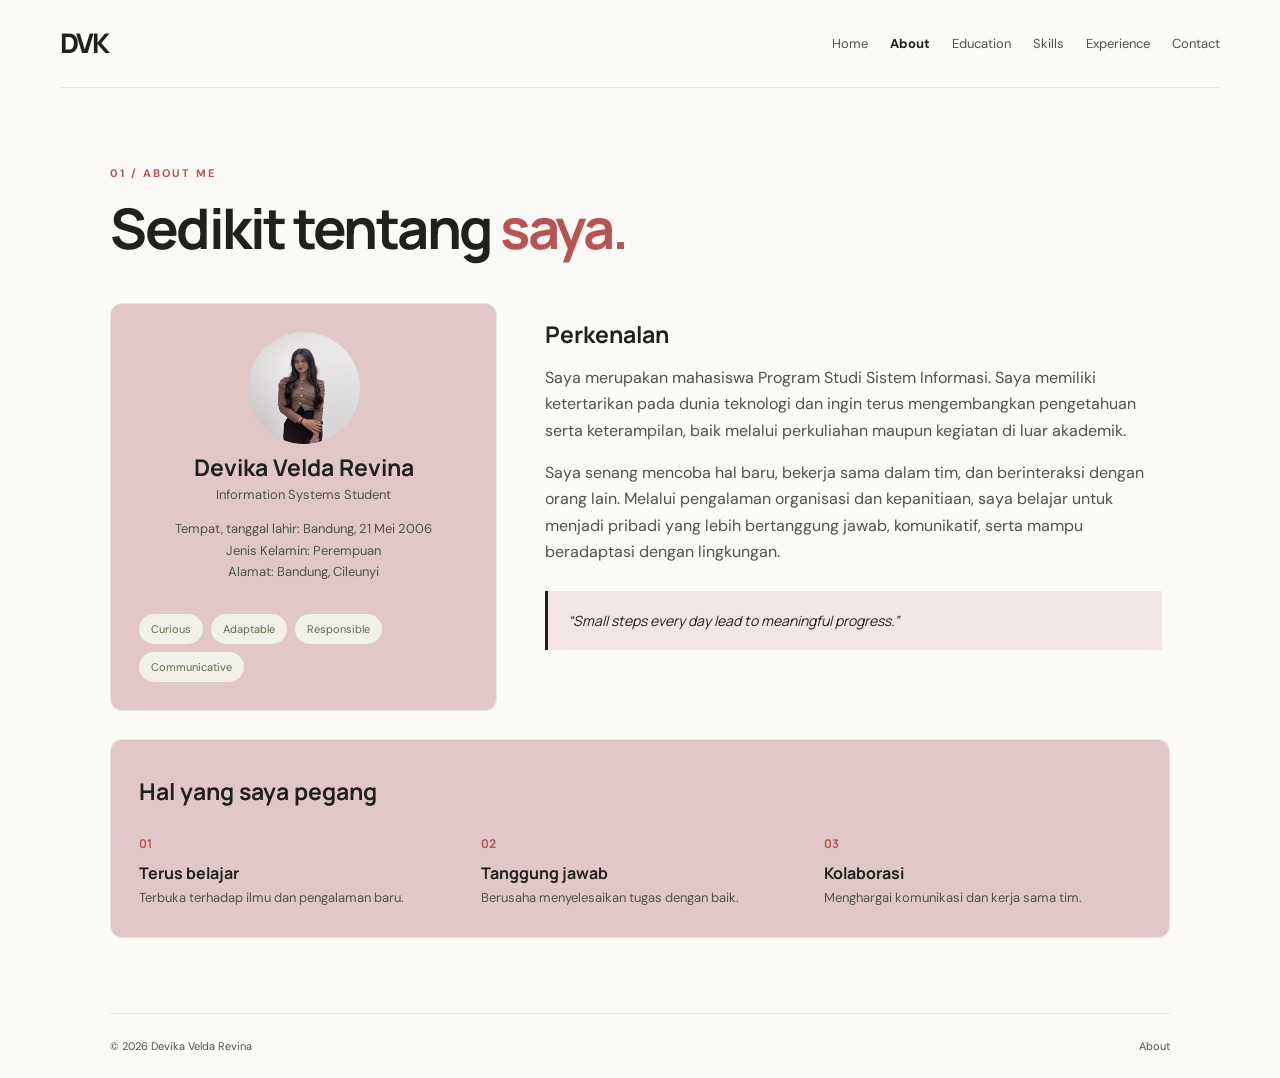
<file: CV_Devika/about.html>
<!DOCTYPE html>
<html lang="id">
<head>
  <meta charset="UTF-8">
  <meta name="viewport" content="width=device-width, initial-scale=1.0">
  <title>About | Devika Velda Revina</title>
  <link rel="stylesheet" href="style1.css">
</head>
<body>
  <header class="site-header">
    <a class="brand" href="index.html">DVK</a>
    <nav class="nav">
      <a href="index.html">Home</a><a class="active" href="about.html">About</a>
      <a href="education.html">Education</a><a href="skills.html">Skills</a>
      <a href="experience.html">Experience</a><a href="contact.html">Contact</a>
    </nav>
  </header>

  <main class="container page">
    <p class="eyebrow">01 / ABOUT ME</p>
    <h1 class="page-title">Sedikit tentang <span>saya.</span></h1>
    <div class="about-grid">
      <section class="panel about-intro">
        <img class="avatar-large" src="foto1.jpeg" alt="foto DVK">
        <h2>Devika Velda Revina</h2>
        <p class="muted">Information Systems Student</p>
        <p class="muted">Tempat, tanggal lahir: Bandung, 21 Mei 2006 <br>Jenis Kelamin: Perempuan <br>Alamat: Bandung, Cileunyi</p>
        <div class="tag-list"><span>Curious</span><span>Adaptable</span><span>Responsible</span><span>Communicative</span></div>
      </section>
      <section class="about-text">
        <h2>Perkenalan</h2>
        <p>Saya merupakan mahasiswa Program Studi Sistem Informasi. Saya memiliki ketertarikan pada dunia teknologi dan ingin terus mengembangkan pengetahuan serta keterampilan, baik melalui perkuliahan maupun kegiatan di luar akademik.</p>
        <p>Saya senang mencoba hal baru, bekerja sama dalam tim, dan berinteraksi dengan orang lain. Melalui pengalaman organisasi dan kepanitiaan, saya belajar untuk menjadi pribadi yang lebih bertanggung jawab, komunikatif, serta mampu beradaptasi dengan lingkungan.</p>
        <div class="quote-card">“Small steps every day lead to meaningful progress.”</div>
      </section>
    </div>
    <section class="panel values">
      <h2>Hal yang saya pegang</h2>
      <div class="three-columns">
        <div><span class="number">01</span><h3>Terus belajar</h3><p class="muted">Terbuka terhadap ilmu dan pengalaman baru.</p></div>
        <div><span class="number">02</span><h3>Tanggung jawab</h3><p class="muted">Berusaha menyelesaikan tugas dengan baik.</p></div>
        <div><span class="number">03</span><h3>Kolaborasi</h3><p class="muted">Menghargai komunikasi dan kerja sama tim.</p></div>
      </div>
    </section>
  </main>
  <footer class="site-footer container"><span>© 2026 Devika Velda Revina</span><span>About</span></footer>
</body>
</html>
</file>
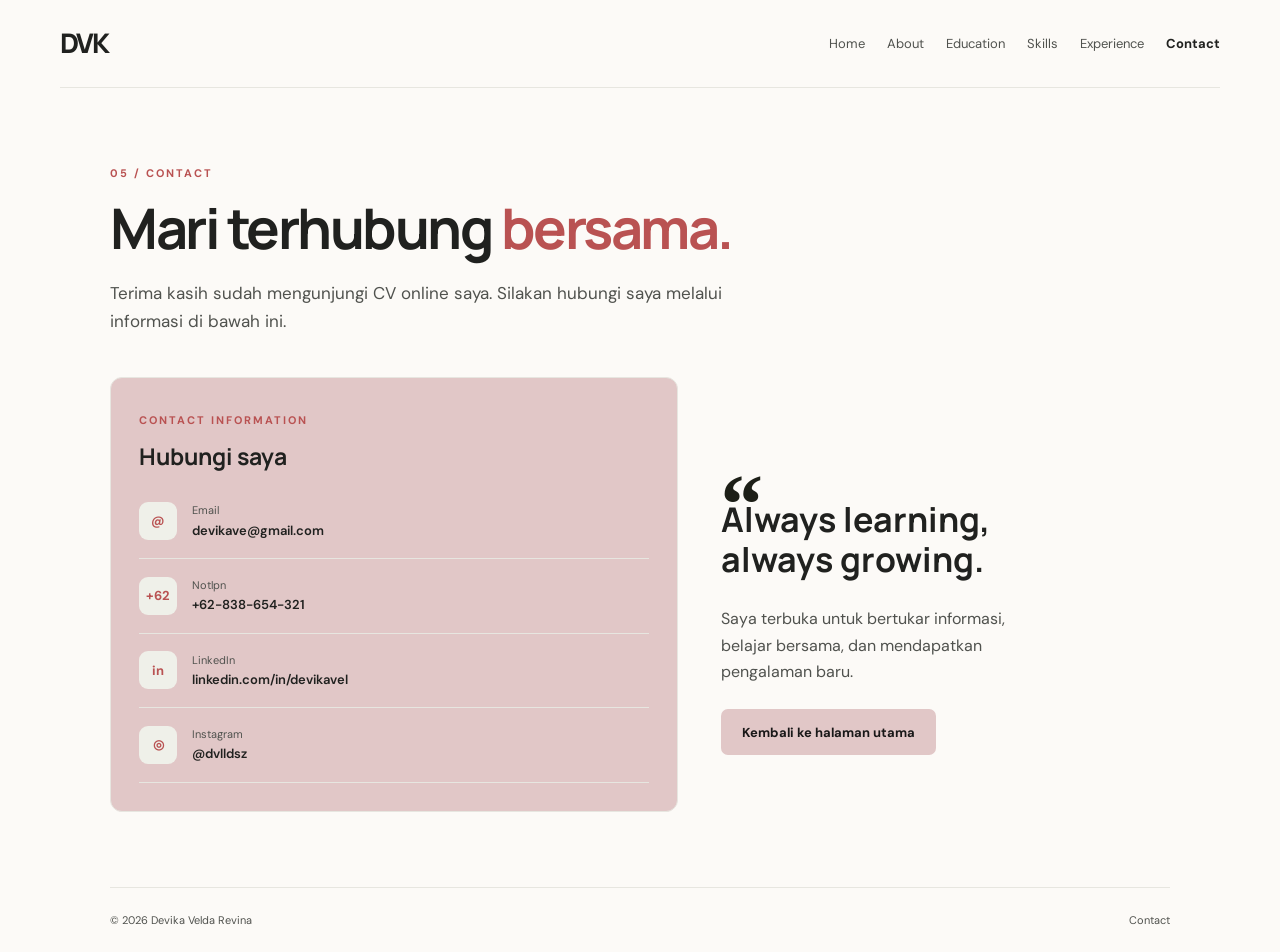
<file: CV_Devika/contact.html>
<!DOCTYPE html>
<html lang="id">
<head>
  <meta charset="UTF-8">
  <meta name="viewport" content="width=device-width, initial-scale=1.0">
  <title>Contact | Devika Velda Revina</title>
  <link rel="stylesheet" href="style1.css">
</head>
<body>
  <header class="site-header">
    <a class="brand" href="index.html">DVK<span></span></a>
    <nav class="nav">
      <a href="index.html">Home</a><a href="about.html">About</a>
      <a href="education.html">Education</a><a href="skills.html">Skills</a>
      <a href="experience.html">Experience</a><a class="active" href="contact.html">Contact</a>
    </nav>
  </header>

  <main class="container page contact-page">
    <p class="eyebrow">05 / CONTACT</p>
    <h1 class="page-title">Mari terhubung <span>bersama.</span></h1>
    <p class="lead narrow">Terima kasih sudah mengunjungi CV online saya. Silakan hubungi saya melalui informasi di bawah ini.</p>

    <div class="contact-grid">
      <section class="panel contact-card">
        <span class="mini-label">CONTACT INFORMATION</span>
        <h2>Hubungi saya</h2>
        <div class="contact-item"><span class="contact-icon">@</span><div><small>Email</small><strong>devikave@gmail.com</strong></div></div>
        <div class="contact-item"><span class="contact-icon">+62</span><div><small>Notlpn</small><strong>+62-838-654-321</strong></div></div>
        <div class="contact-item"><span class="contact-icon">in</span><div><small>LinkedIn</small><strong>linkedin.com/in/devikavel</strong></div></div>
        <div class="contact-item"><span class="contact-icon">◎</span><div><small>Instagram</small><strong>@dvlldsz</strong></div></div>
      </section>
      <section class="contact-message">
        <div class="big-mark">“</div>
        <h2>Always learning,<br>always growing.</h2>
        <p class="muted">Saya terbuka untuk bertukar informasi, belajar bersama, dan mendapatkan pengalaman baru.</p>
        <a class="button primary" href="index.html">Kembali ke halaman utama</a>
      </section>
    </div>
  </main>
  <footer class="site-footer container"><span>© 2026 Devika Velda Revina</span><span>Contact</span></footer>
</body>
</html>
</file>
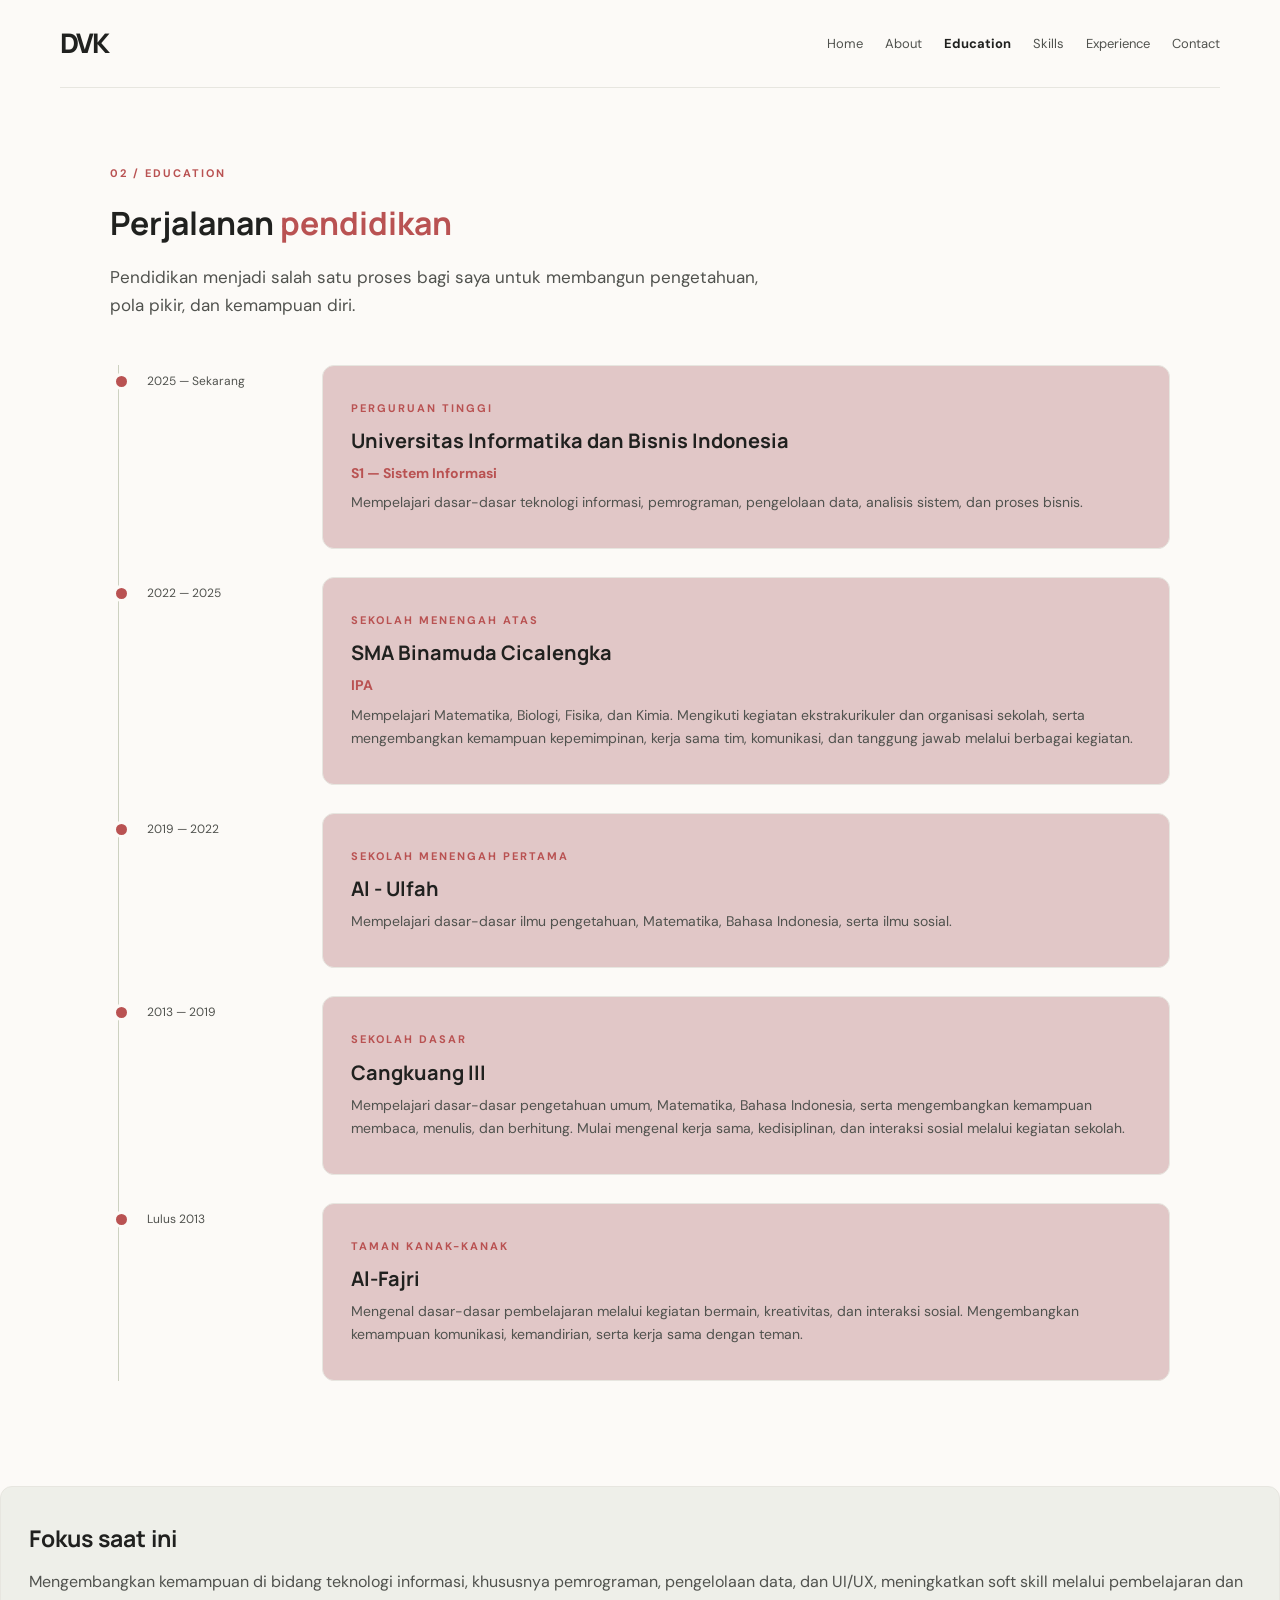
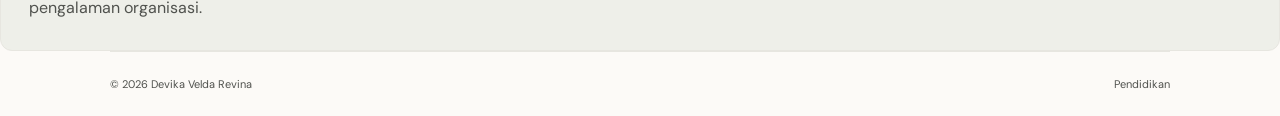
<file: CV_Devika/education.html>
<!DOCTYPE html>
<html lang="id">
<head>
  <meta charset="UTF-8">
  <meta name="viewport" content="width=device-width, initial-scale=1.0">
  <title>Education | Devika Velda Revina</title>
  <link rel="stylesheet" href="style1.css">
</head>
<body>
  <header class="site-header">
    <a class="brand" href="index.html">DVK</a>
    <nav class="nav">
      <a href="index.html">Home</a><a href="about.html">About</a>
      <a class="active" href="education.html">Education</a><a href="skills.html">Skills</a>
      <a href="experience.html">Experience</a><a href="contact.html">Contact</a>
    </nav>
  </header>

 <main class="container page">
        <p class="eyebrow">02 / EDUCATION</p>
        <h1 class="page-tittle">Perjalanan <span>pendidikan</span></h1>
        <p class="lead narrow">Pendidikan menjadi salah satu proses bagi saya untuk membangun pengetahuan, pola pikir, dan kemampuan diri.</p>
   
        <div class="timeline">
            <article class="timeline-item">
            <div class="timeline-date">2025 — Sekarang</div>
            <div class="panel timeline-content">
             <span class="mini-label">PERGURUAN TINGGI</span>
             <h2>Universitas Informatika dan Bisnis Indonesia</h2>
             <p class="accent-text">S1 — Sistem Informasi</p>
             <p class="muted">Mempelajari dasar-dasar teknologi informasi, pemrograman, pengelolaan data, analisis sistem, dan proses bisnis.</p>
        </div>
            </article>
            <article class="timeline-item">
                <div class="timeline-date">2022 — 2025</div>
                <div class="panel timeline-content">
                    <span class="mini-label">SEKOLAH MENENGAH ATAS</span>
                    <h2>SMA Binamuda Cicalengka</h2>
                    <p class="accent-text">IPA</p>
                    <p class="muted">Mempelajari Matematika, Biologi, Fisika, dan Kimia. Mengikuti kegiatan ekstrakurikuler dan organisasi sekolah, serta mengembangkan kemampuan kepemimpinan, kerja sama tim, komunikasi, dan tanggung jawab melalui berbagai kegiatan.</p>
                </div>
            </article>
             <article class="timeline-item">
                <div class="timeline-date">2019 — 2022</div>
                <div class="panel timeline-content">
                    <span class="mini-label">SEKOLAH MENENGAH PERTAMA</span>
                    <h2>Al - Ulfah</h2>
                    <p class="accent-text"></p>
                    <p class="muted">Mempelajari dasar-dasar ilmu pengetahuan, Matematika, Bahasa Indonesia, serta ilmu sosial.</p>
             </div>
         </article>
            <article class="timeline-item">
                <div class="timeline-date">2013 — 2019</div>
                <div class="panel timeline-content">
                    <span class="mini-label">SEKOLAH DASAR</span>
                    <h2>Cangkuang III</h2>
                    <p class="accent-text"></p>
                    <p class="muted">Mempelajari dasar-dasar pengetahuan umum, Matematika, Bahasa Indonesia, serta mengembangkan kemampuan membaca, menulis, dan berhitung. Mulai mengenal kerja sama, kedisiplinan, dan interaksi sosial melalui kegiatan sekolah.</p>
             </div>
         </article>
            <article class="timeline-item">
                <div class="timeline-date">Lulus 2013</div>
                <div class="panel timeline-content">
                    <span class="mini-label">TAMAN KANAK-KANAK</span>
                    <h2>Al-Fajri</h2>
                    <p class="accent-text"></p>
                    <p class="muted">Mengenal dasar-dasar pembelajaran melalui kegiatan bermain, kreativitas, dan interaksi sosial. Mengembangkan kemampuan komunikasi, kemandirian, serta kerja sama dengan teman.</p>
             </div>
         </article>
    </main>

    <section class="panel note-panel">
      <h2>Fokus saat ini</h2>
      <p class="muted">Mengembangkan kemampuan di bidang teknologi informasi, khususnya pemrograman, pengelolaan data, dan UI/UX, meningkatkan soft skill melalui pembelajaran dan pengalaman organisasi.</p>
    </section>
  </main>
  <footer class="site-footer container"><span>© 2026 Devika Velda Revina</span><span>Pendidikan</span></footer>
</body>
</html>
</file>
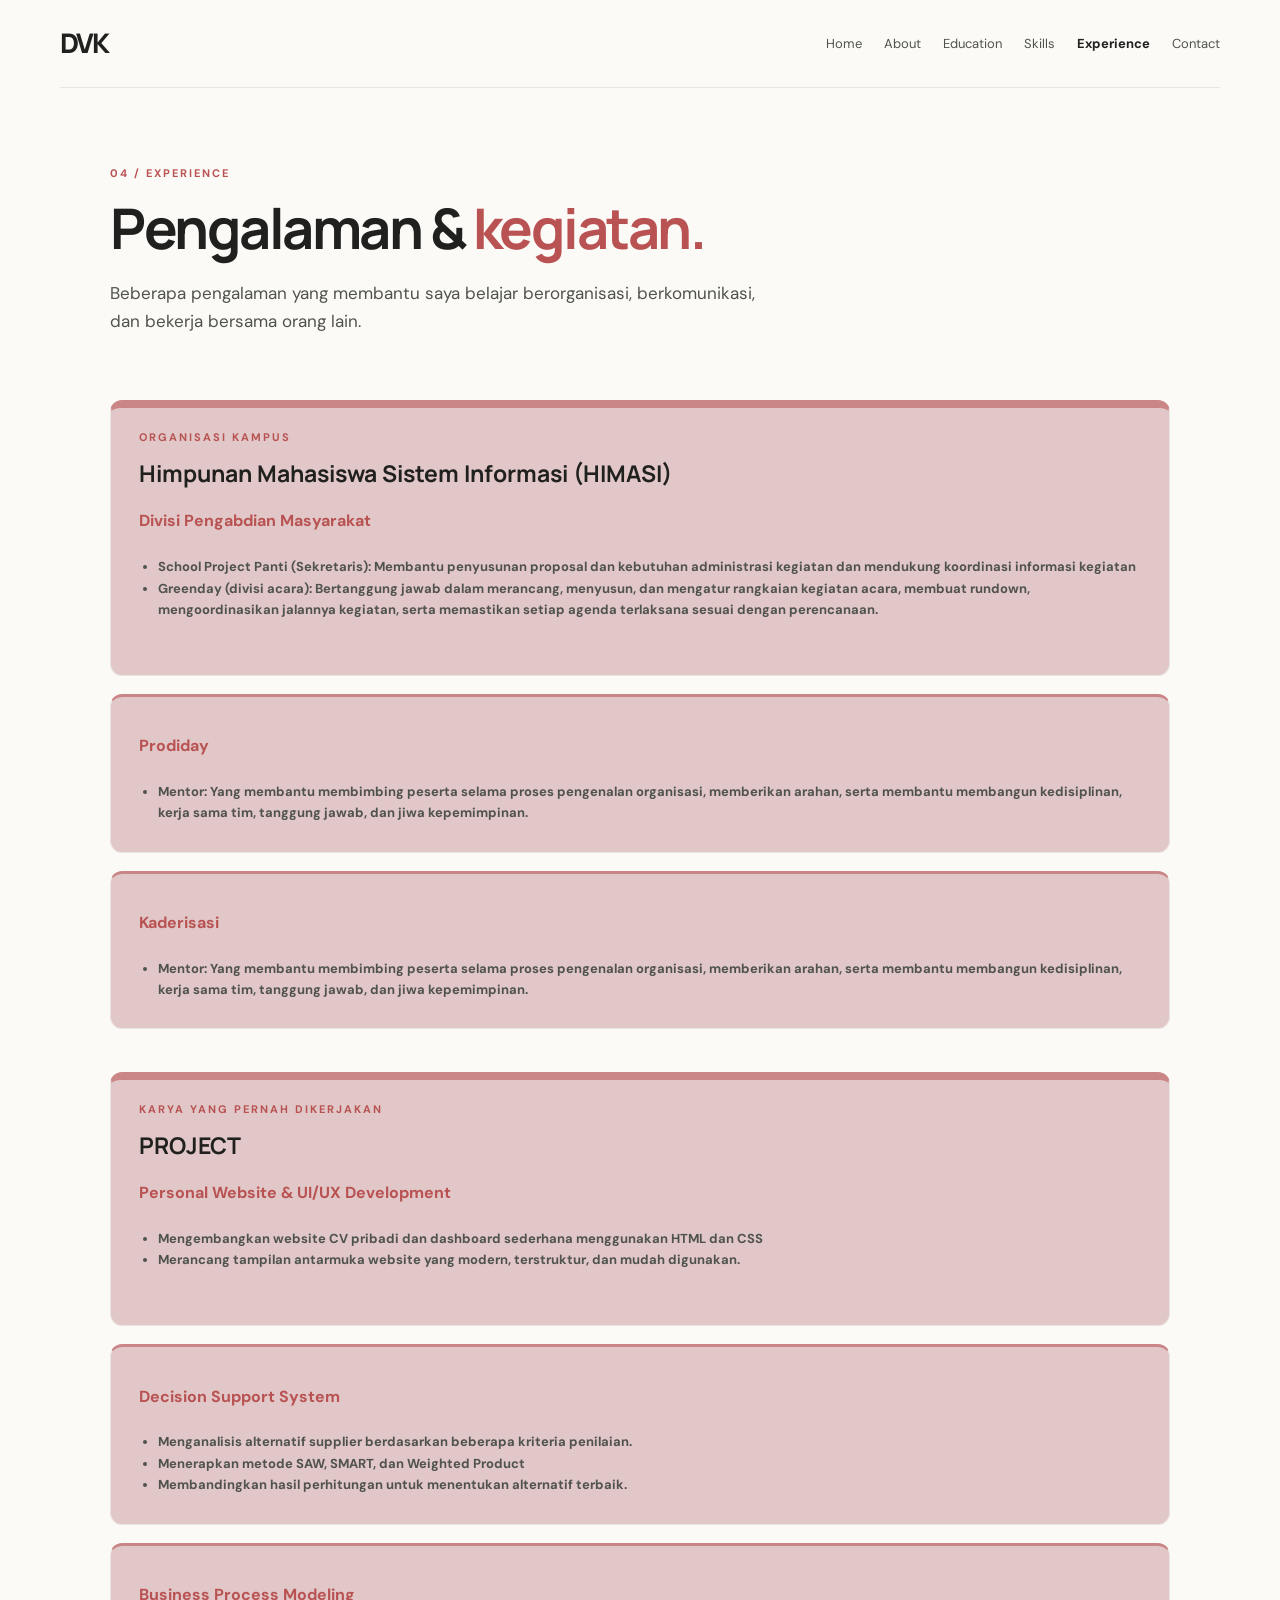
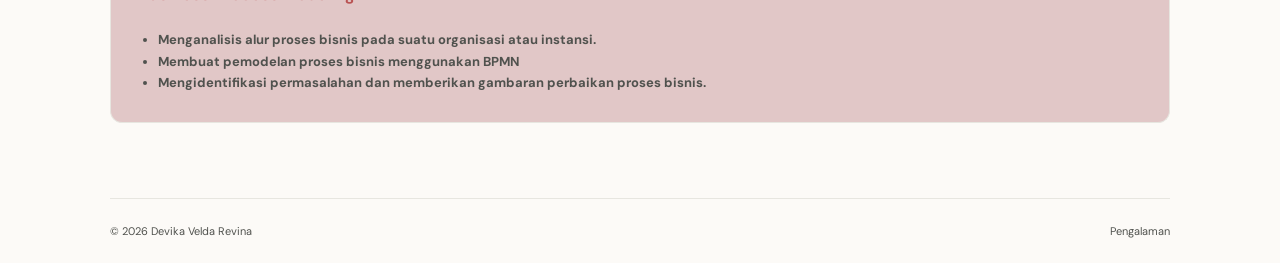
<file: CV_Devika/experience.html>
<!DOCTYPE html>
<html lang="id">
<head>
  <meta charset="UTF-8">
  <meta name="viewport" content="width=device-width, initial-scale=1.0">
  <title>Experience | Devika Velda Revina</title>
  <link rel="stylesheet" href="style1.css">
</head>
<body>
  <header class="site-header">
    <a class="brand" href="index.html">DVK<span></span></a>
    <nav class="nav">
      <a href="index.html">Home</a><a href="about.html">About</a>
      <a href="education.html">Education</a><a href="skills.html">Skills</a>
      <a class="active" href="experience.html">Experience</a><a href="contact.html">Contact</a>
    </nav>
  </header>

  <main class="container page">
    <p class="eyebrow">04 / EXPERIENCE</p>
    <h1 class="page-title">Pengalaman & <span>kegiatan.</span></h1>
    <p class="lead narrow">Beberapa pengalaman yang membantu saya belajar berorganisasi, berkomunikasi, dan bekerja bersama orang lain.</p>

    <div class="experience-list">
      <article class="panel experience-card">
        <div class="experience-top"><span class="mini-label">ORGANISASI KAMPUS</span></div>
        <h2>Himpunan Mahasiswa Sistem Informasi (HIMASI)</h2>
        <h4 class="accent-text"><b>Divisi Pengabdian Masyarakat</b></h4>
        <ul><b>
            <li>School Project Panti (Sekretaris): Membantu penyusunan proposal dan kebutuhan administrasi kegiatan dan mendukung koordinasi informasi kegiatan</li>
            <li>Greenday (divisi acara): Bertanggung jawab dalam merancang, menyusun, dan mengatur rangkaian kegiatan acara, membuat rundown, mengoordinasikan jalannya kegiatan, serta memastikan setiap agenda terlaksana sesuai dengan perencanaan.</li></ul><br></b>
        </ul>
      </article>

      <article class="panel experience-card">
        <h4 class="accent-text"><b>Prodiday</b></h4>
        <ul><b><li>Mentor: Yang membantu membimbing peserta selama proses pengenalan organisasi, memberikan arahan, serta membantu membangun kedisiplinan, kerja sama tim, tanggung jawab, dan jiwa kepemimpinan.</li></b></ul>
      </article>

      <article class="panel experience-card">
        <h4 class="accent-text"><b>Kaderisasi</b></h4>
        <ul><b><li>Mentor: Yang membantu membimbing peserta selama proses pengenalan organisasi, memberikan arahan, serta membantu membangun kedisiplinan, kerja sama tim, tanggung jawab, dan jiwa kepemimpinan.</li></b></ul>
      </article>
      
      <article class="panel experience-card">
        <div class="experience-top"><span class="mini-label">KARYA YANG PERNAH DIKERJAKAN</span></div>
        <h2>PROJECT</h2>
        <h4 class="accent-text"><b>Personal Website & UI/UX Development</b></h4>
        <ul><b><li>Mengembangkan website CV pribadi dan dashboard sederhana menggunakan HTML dan CSS</li><li>Merancang tampilan antarmuka website yang modern, terstruktur, dan mudah digunakan.</li></ul><br></b>
  
      </article>
      <article class="panel experience-card">
        <h4 class="accent-text"><b>Decision Support System</b></h4>
        <ul><b><li>Menganalisis alternatif supplier berdasarkan beberapa kriteria penilaian.</li><li>Menerapkan metode SAW, SMART, dan Weighted Product</li><li>Membandingkan hasil perhitungan untuk menentukan alternatif terbaik.</li></b></ul>
      </article>

      <article class="panel experience-card">
        <h4 class="accent-text"><b>Business Process Modeling</b></h4>
        <ul><b><li>Menganalisis alur proses bisnis pada suatu organisasi atau instansi.</li><li>Membuat pemodelan proses bisnis menggunakan BPMN</li><li>Mengidentifikasi permasalahan dan memberikan gambaran perbaikan proses bisnis.</li></b></ul>
      </article>
    </div>
  </main>
  <footer class="site-footer container"><span>© 2026 Devika Velda Revina</span><span>Pengalaman</span></footer>
</body>
</html>
</file>
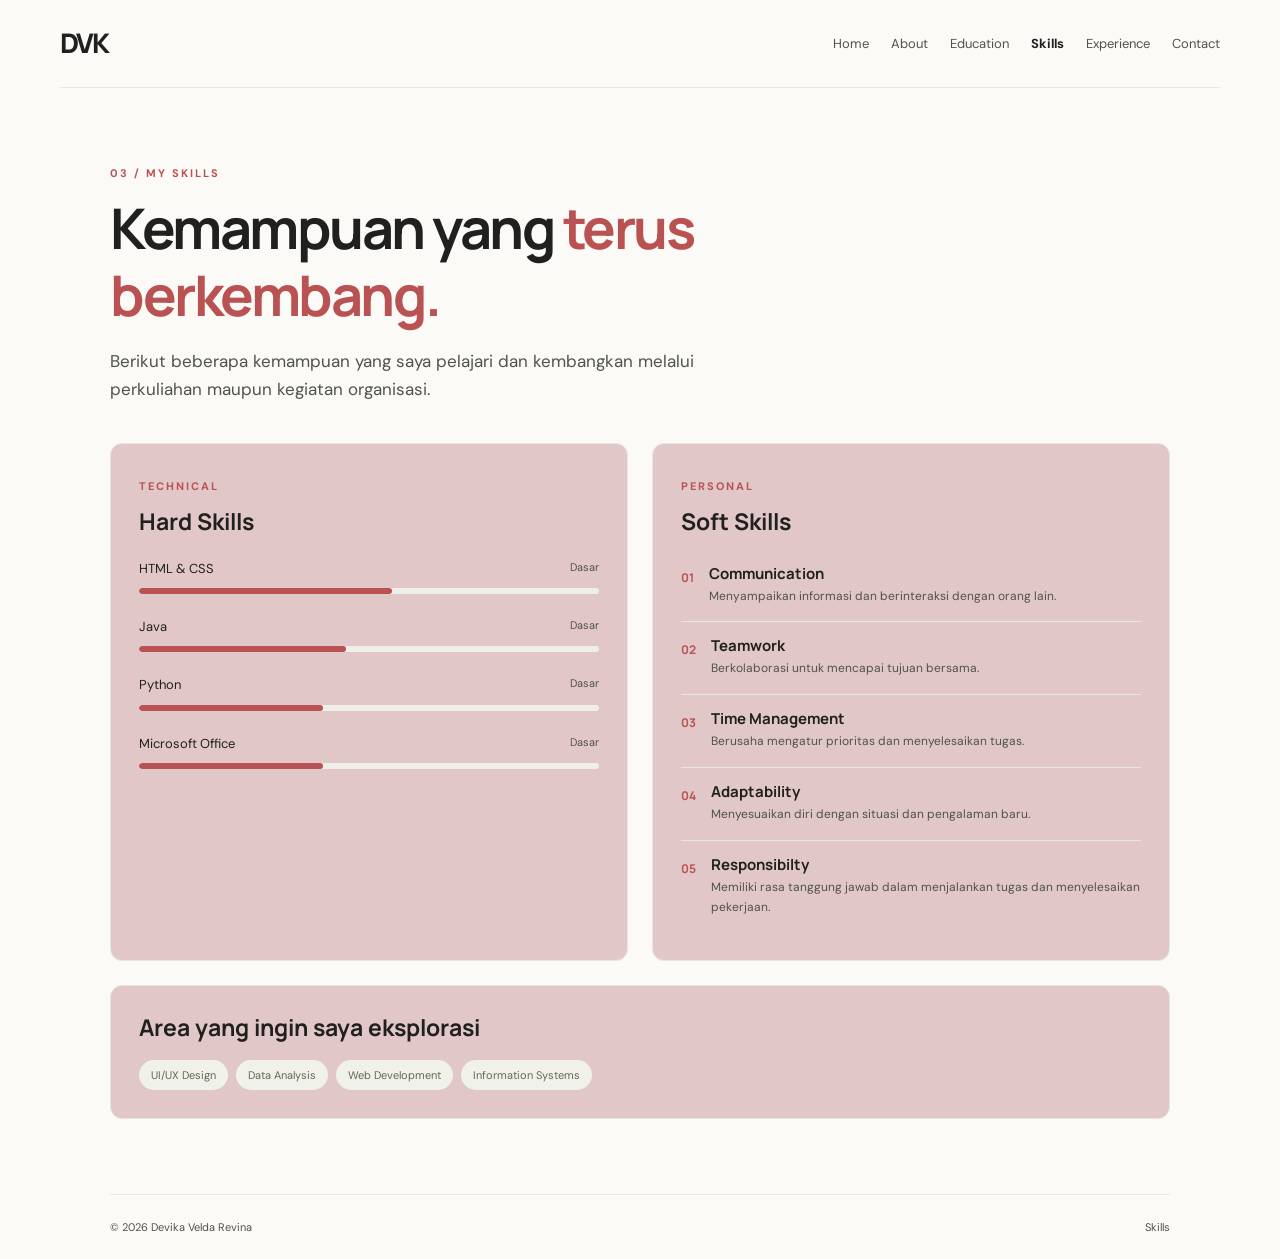
<file: CV_Devika/skills.html>
<!DOCTYPE html>
<html lang="id">
<head>
  <meta charset="UTF-8">
  <meta name="viewport" content="width=device-width, initial-scale=1.0">
  <title>Skills | Devika Velda Revina</title>
  <link rel="stylesheet" href="style1.css">
</head>
<body>
  <header class="site-header">
    <a class="brand" href="index.html">DVK</a>
    <nav class="nav">
      <a href="index.html">Home</a><a href="about.html">About</a>
      <a href="education.html">Education</a><a class="active" href="skills.html">Skills</a>
      <a href="experience.html">Experience</a><a href="contact.html">Contact</a>
    </nav>
  </header>

  <main class="container page">
    <p class="eyebrow">03 / MY SKILLS</p>
    <h1 class="page-title">Kemampuan yang <span>terus berkembang.</span></h1>
    <p class="lead narrow">Berikut beberapa kemampuan yang saya pelajari dan kembangkan melalui perkuliahan maupun kegiatan organisasi.</p>

    <div class="skills-grid">
      <section class="panel">
        <span class="mini-label">TECHNICAL</span>
        <h2>Hard Skills</h2>
        <div class="skill"><div><span>HTML & CSS</span><small>Dasar</small></div><div class="track"><i style="width:55%"></i></div></div>
        <div class="skill"><div><span>Java</span><small>Dasar</small></div><div class="track"><i style="width:45%"></i></div></div>
        <div class="skill"><div><span>Python</span><small>Dasar</small></div><div class="track"><i style="width:40%"></i></div></div>
        <div class="skill"><div><span>Microsoft Office</span><small>Dasar</small></div><div class="track"><i style="width:40%"></i></div></div>
      </section>
      <section class="panel">
        <span class="mini-label">PERSONAL</span>
        <h2>Soft Skills</h2>
        <div class="soft-skill"><span>01</span><div><h3>Communication</h3><p class="muted">Menyampaikan informasi dan berinteraksi dengan orang lain.</p></div></div>
        <div class="soft-skill"><span>02</span><div><h3>Teamwork</h3><p class="muted">Berkolaborasi untuk mencapai tujuan bersama.</p></div></div>
        <div class="soft-skill"><span>03</span><div><h3>Time Management</h3><p class="muted">Berusaha mengatur prioritas dan menyelesaikan tugas.</p></div></div>
        <div class="soft-skill"><span>04</span><div><h3>Adaptability</h3><p class="muted">Menyesuaikan diri dengan situasi dan pengalaman baru.</p></div></div>
        <div class="soft-skill"><span>05</span><div><h3>Responsibilty</h3><p class="muted">Memiliki rasa tanggung jawab dalam menjalankan tugas dan menyelesaikan pekerjaan.</p></div></div>
      </section>
    </div>
    <section class="panel interests">
      <h2>Area yang ingin saya eksplorasi</h2>
      <div class="tag-list"><span>UI/UX Design</span><span>Data Analysis</span><span>Web Development</span><span>Information Systems</span></div>
    </section>
  </main>
  <footer class="site-footer container"><span>© 2026 Devika Velda Revina</span><span>Skills</span></footer>
</body>
</html>
</file>
<file: CV_Devika/style1.css>
@import url('https://fonts.googleapis.com/css2?family=DM+Sans:wght@400;500;600;700&family=Manrope:wght@400;500;600;700;800&display=swap');

:root {
  --bg: #fcfaf7;
  --surface: #e1c7c7;
  --ink: #20211f;
  --muted: #50524e;
  --accent: #1d1f17;
  --accent-dark: #b95252;
  --line: #e7e6e0;
}

/* Pengaturan dasar */
* {
  box-sizing: border-box;
}

html {
  scroll-behavior: smooth;
}

body {
  margin: 0;
  background-color: var(--bg);
  color: var(--ink);
  font-family: 'DM Sans', Arial, sans-serif;
  line-height: 1.65;
}

a {
  color: inherit;
  text-decoration: none;
}

/* Header dan navigasi */
.site-header {
  width: min(1160px, calc(100% - 48px));
  min-height: 88px;
  margin: auto;
  display: flex;
  align-items: center;
  justify-content: space-between;
  gap: 28px;
  border-bottom: 1px solid var(--line);
}

.brand {
  font-family: 'Manrope', sans-serif;
  font-size: 27px;
  font-weight: 800;
  letter-spacing: -2px;
}

.brand span, h1 span {
  color: var(--accent-dark);
}

.nav {
  display: flex;
  flex-wrap: wrap;
  justify-content: flex-end;
  gap: 22px;
}

.nav a {
  color: var(--muted);
  font-size: 13px;
}

.nav a:hover {
  color: var(--ink);
}

.nav a.active {
  color: var(--ink);
  font-weight: bold;
}

/* Container */
.container {
  width: min(1060px, calc(100% - 48px));
  margin: auto;
}

/* Halaman utama */
.hero {
  min-height: calc(100vh - 145px);
  display: grid;
  grid-template-columns: 1.15fr 0.85fr;
  align-items: center;
  gap: 70px;
  padding-top: 55px;
  padding-bottom: 65px;
}

.eyebrow, .mini-label {
  color: var(--accent-dark);
  font-size: 11px;
  font-weight: bold;
  letter-spacing: 2px;
}

h1, h2, h3 {
  font-family: 'Manrope', sans-serif;
  line-height: 1.2;
}

.hero h1 {
  margin: 18px 0;
  font-size: clamp(4px, 6vw, 68px);
  letter-spacing: -3px;
}

.nama{
    color: var(--accent-dark);
}

.lead {
  max-width: 590px;
  color: var(--muted);
  font-size: 17px;
}

/* Tombol */
.hero-actions {
  display: flex;
  flex-wrap: wrap;
  gap: 12px;
  margin-top: 30px;
}

.button {
  display: inline-flex;
  align-items: center;
  justify-content: center;
  min-height: 46px;
  padding: 0 21px;
  border-radius: 7px;
  font-size: 13px;
  font-weight: bold;
}

.button:hover {
  transform: translateY(-2px);
}

.primary {
  background-color: var(--surface);
  color: #191818;
}

.secondary {
  border: 1px solid #2a2a1f;
}

/* Informasi singkat */
.quick-info {
  display: flex;
  flex-wrap: wrap;
  gap: 32px;
  margin-top: 54px;
}

.quick-info div {
  display: grid;
  gap: 2px;
}

.quick-info strong {
  font-size: 14px;
}

.quick-info small {
  color: var(--muted);
  font-size: 11px;
}

/* Foto profil */
.hero-visual {
  position: relative;
  min-height: 430px;
  display: grid;
  place-items: center;
}

.photo-placeholder {
  width: min(300px, 85%);
  aspect-ratio: 4 / 5;
  border-radius: 170px 170px 16px 16px;
  background: linear-gradient(145deg, #dfe1d5, #b9bea8);
  display: flex;
  flex-direction: column;
  align-items: center;
  justify-content: center;
  color: #62694f;
}

.photo-placeholder span {
  font-family: 'Manrope';
  font-size: 80px;
  font-weight: 800;
  letter-spacing: -7px;
}

.photo-placeholder small {
  font-size: 11px;
}

.floating-note {
  position: absolute;
  bottom: 62px;
  left: -8px;
  padding: 13px 17px;
  background-color: #e1c7c7;
  border: 1px solid var(--line);
  border-radius: 8px;
  box-shadow: 0 12px 35px #24251b0d;
  font-size: 11px;
}

.dot {
  display: inline-block;
  width: 7px;
  height: 7px;
  margin-right: 8px;
  border-radius: 50%;
  background-color: #8a9b68;
}

.visual-caption {
  position: absolute;
  right: 0;
  bottom: 8px;
  color: var(--muted);
  font-family: 'Manrope';
  font-size: 12px;
  font-style: italic;
}

/* Footer */
.site-footer {
  display: flex;
  justify-content: space-between;
  gap: 20px;
  padding: 23px 0;
  border-top: 1px solid var(--line);
  color: var(--muted);
  font-size: 11px;
}

/* Halaman lainnya */
.page {
  min-height: calc(100vh - 145px);
  padding-top: 65px;
  padding-bottom: 75px;
}

.page-title {
  max-width: 760px;
  margin: 12px 0 18px;
  font-size: clamp(38px, 5vw, 56px);
  letter-spacing: -2.5px;
}

.narrow {
  max-width: 650px;
}

.panel {
  background-color: var(--surface);
  border: 1px solid var(--line);
  border-radius: 12px;
  padding: 28px;
}

.panel h2, .about-text h2 {
  margin: 10px 0 14px;
  font-size: 23px;
}

.muted {
  color: var(--muted);
}

/* Tentang saya */
.about-grid {
  display: grid;
  grid-template-columns: 0.75fr 1.25fr;
  gap: 28px;
  margin-top: 42px;
  align-items: stretch;
}

.about-intro {
  text-align: center;
  display: flex;
  flex-direction: column;
  align-items: center;
  justify-content: center;
}

.avatar-large {
  width: 112px;
  height: 112px;
  display: grid;
  place-items: center;
  border-radius: 50%;
  background-color: #e5e7dc;
  color: var(--accent-dark);
  font-family: 'Manrope';
  font-size: 35px;
  font-weight: 800;
}

.about-intro h2 {
  margin-bottom: 2px;
}

.about-intro p {
  margin-top: 0;
  font-size: 13px;
}

.tag-list {
  display: flex;
  flex-wrap: wrap;
  gap: 8px;
  margin-top: 18px;
}

.tag-list span {
  padding: 6px 12px;
  border-radius: 30px;
  background-color: #f0f1eb;
  color: #62694f;
  font-size: 11px;
}

.about-text {
  padding: 8px 8px 8px 20px;
}

.about-text p {
  color: var(--muted);
}

.quote-card {
  margin-top: 25px;
  padding: 18px 20px;
  border-left: 3px solid var(--accent);
  background-color: #f4e5e5;
  font-family: 'Manrope';
  font-size: 14px;
  font-style: italic;
}

/* Nilai dan kelebihan */
.values {
  margin-top: 28px;
}

.three-columns {
  display: grid;
  grid-template-columns: repeat(3, 1fr);
  gap: 25px;
  margin-top: 24px;
}

.number {
  color: var(--accent-dark);
  font-family: 'Manrope';
  font-size: 12px;
  font-weight: bold;
}

.three-columns h3 {
  margin: 8px 0 4px;
  font-size: 16px;
}

.three-columns p {
  margin: 0;
  font-size: 13px;
}

/* Riwayat pendidikan dan pengalaman */
.timeline {
  position: relative;
  margin: 45px 0 30px 8px;
  padding-left: 28px;
  border-left: 1px solid #cdd1c1;
}

.timeline-item {
  position: relative;
  display: grid;
  grid-template-columns: 150px 1fr;
  gap: 25px;
  margin-bottom: 28px;
}

.timeline-item:before {
  content: '';
  position: absolute;
  left: -34px;
  top: 8px;
  width: 11px;
  height: 11px;
  border: 3px solid var(--bg);
  border-radius: 50%;
  background-color: var(--accent-dark);
}

.timeline-date {
  color: var(--muted);
  font-size: 12px;
  padding-top: 7px;
}

.timeline-content h2 {
  margin: 9px 0;
  font-size: 20px;
}

.timeline-content p {
  margin: 6px 0;
  font-size: 14px;
}

.accent-text {
  color: var(--accent-dark);
  font-weight: bold;
}

.note-panel {
  background-color: #eeefe9;
}

.note-panel p {
  margin-bottom: 0;
}

/* Kemampuan dan skill */
.skills-grid {
  display: grid;
  grid-template-columns: 1fr 1fr;
  gap: 24px;
  margin-top: 40px;
}

.skill {
  margin-top: 22px;
}

.skill > div:first-child {
  display: flex;
  justify-content: space-between;
  gap: 12px;
  font-size: 13px;
}

.skill small {
  color: var(--muted);
  font-size: 11px;
}

.track {
  height: 6px;
  margin-top: 9px;
  border-radius: 20px;
  background-color: #eeefe9;
  overflow: hidden;
}

.track i {
  display: block;
  height: 100%;
  border-radius: 20px;
  background-color: var(--accent-dark);
}

.hint {
  color: #96988f;
  font-size: 10px;
  margin-top: 22px;
}

/* Soft skill */
.soft-skill {
  display: flex;
  gap: 15px;
  padding: 15px 0;
  border-bottom: 1px solid var(--line);
}

.soft-skill:last-child {
  border-bottom: none;
}

.soft-skill > span {
  color: var(--accent-dark);
  font-family: 'Manrope';
  font-size: 12px;
  font-weight: bold;
  padding-top: 3px;
}

.soft-skill h3 {
  margin: 0 0 4px;
  font-size: 15px;
}

.soft-skill p {
  margin: 0;
  font-size: 12px;
}

.interests {
  margin-top: 24px;
}

.interests h2 {
  margin-top: 0;
}

/* Daftar pengalaman */
.experience-list {
  display: grid;
  gap: 18px;
  margin-top: 40px;
}

.experience-top {
  display: flex;
  justify-content: space-between;
  gap: 15px;
  align-items: center;
}

.experience-card {
  border-top: 3px solid #ca8686;
  padding-top: 15px;
}

.experience-card h2 {
  margin: 13px 0 7px;
}

.experience-card p {
  margin: 0 0 10px;
  font-size: 13px;
}

.experience-card ul {
  margin: 12px 0 0;
  padding-left: 19px;
  color: var(--muted);
  font-size: 13px;
}

/* Pembatas antara pengalaman organisasi dan project */
.experience-card:nth-child(1) {
  border-top: 8px solid #ca8686;
  margin-top: 25px;
  padding-top: 20px;
}
.experience-card:nth-child(4) {
  border-top: 8px solid #ca8686;
  margin-top: 25px;
  padding-top: 20px;
}

/* Kontak */
.contact-grid {
  display: grid;
  grid-template-columns: 1.1fr 0.9fr;
  gap: 28px;
  margin-top: 42px;
}

.contact-item {
  display: flex;
  align-items: center;
  gap: 15px;
  padding: 17px 0;
  border-bottom: 1px solid var(--line);
}

.contact-icon {
  width: 38px;
  height: 38px;
  display: grid;
  place-items: center;
  border-radius: 9px;
  background-color: #eff0e9;
  color: var(--accent-dark);
  font-weight: bold;
  font-size: 13px;
}

.contact-item div {
  display: grid;
}

.contact-item small {
  color: var(--muted);
  font-size: 11px;
}

.contact-item strong {
  font-size: 13px;
  font-weight: 600;
}

.contact-message {
  padding: 30px 15px;
  display: flex;
  flex-direction: column;
  align-items: flex-start;
  justify-content: center;
}

.big-mark {
  color: var(--accent);
  font-family: Georgia;
  font-size: 85px;
  font-weight: bold;
  height: 65px;
}

.contact-message h2 {
  font-size: 34px;
  margin: 0 0 10px;
}

.contact-message p {
  max-width: 330px;
  margin-bottom: 24px;
}

/* Tampilan tablet */
@media (max-width: 800px) {
  .site-header {
    padding: 20px 0;
    align-items: flex-start;
  }

  .nav {
    gap: 13px;
  }

  .hero {
    grid-template-columns: 1fr;
    gap: 25px;
    padding-top: 55px;
  }

  .hero-visual {
    min-height: 370px;
  }

  .about-grid, .skills-grid, .contact-grid {
    grid-template-columns: 1fr;
  }

  .about-text {
    padding: 10px 0;
  }
}

/* Tampilan handphone */
@media (max-width: 560px) {
  .container, .site-header {
    width: calc(100% - 32px);
  }

  .site-header {
    flex-direction: column;
    gap: 12px;
  }

  .nav {
    justify-content: flex-start;
  }

  .nav a {
    font-size: 12px;
  }

  .hero h1 {
    font-size: 43px;
  }

  .quick-info {
    gap: 20px;
  }

  .page {
    padding-top: 45px;
  }

  .three-columns {
    grid-template-columns: 1fr;
    gap: 18px;
  }

  .timeline {
    padding-left: 20px;
  }

  .timeline-item {
    grid-template-columns: 1fr;
    gap: 8px;
  }

  .timeline-item:before {
    left: -26px;
  }

  .experience-top {
    align-items: flex-start;
    flex-direction: column;
  }

  .site-footer {
    flex-direction: column;
    gap: 4px;
  }
}
</file>
